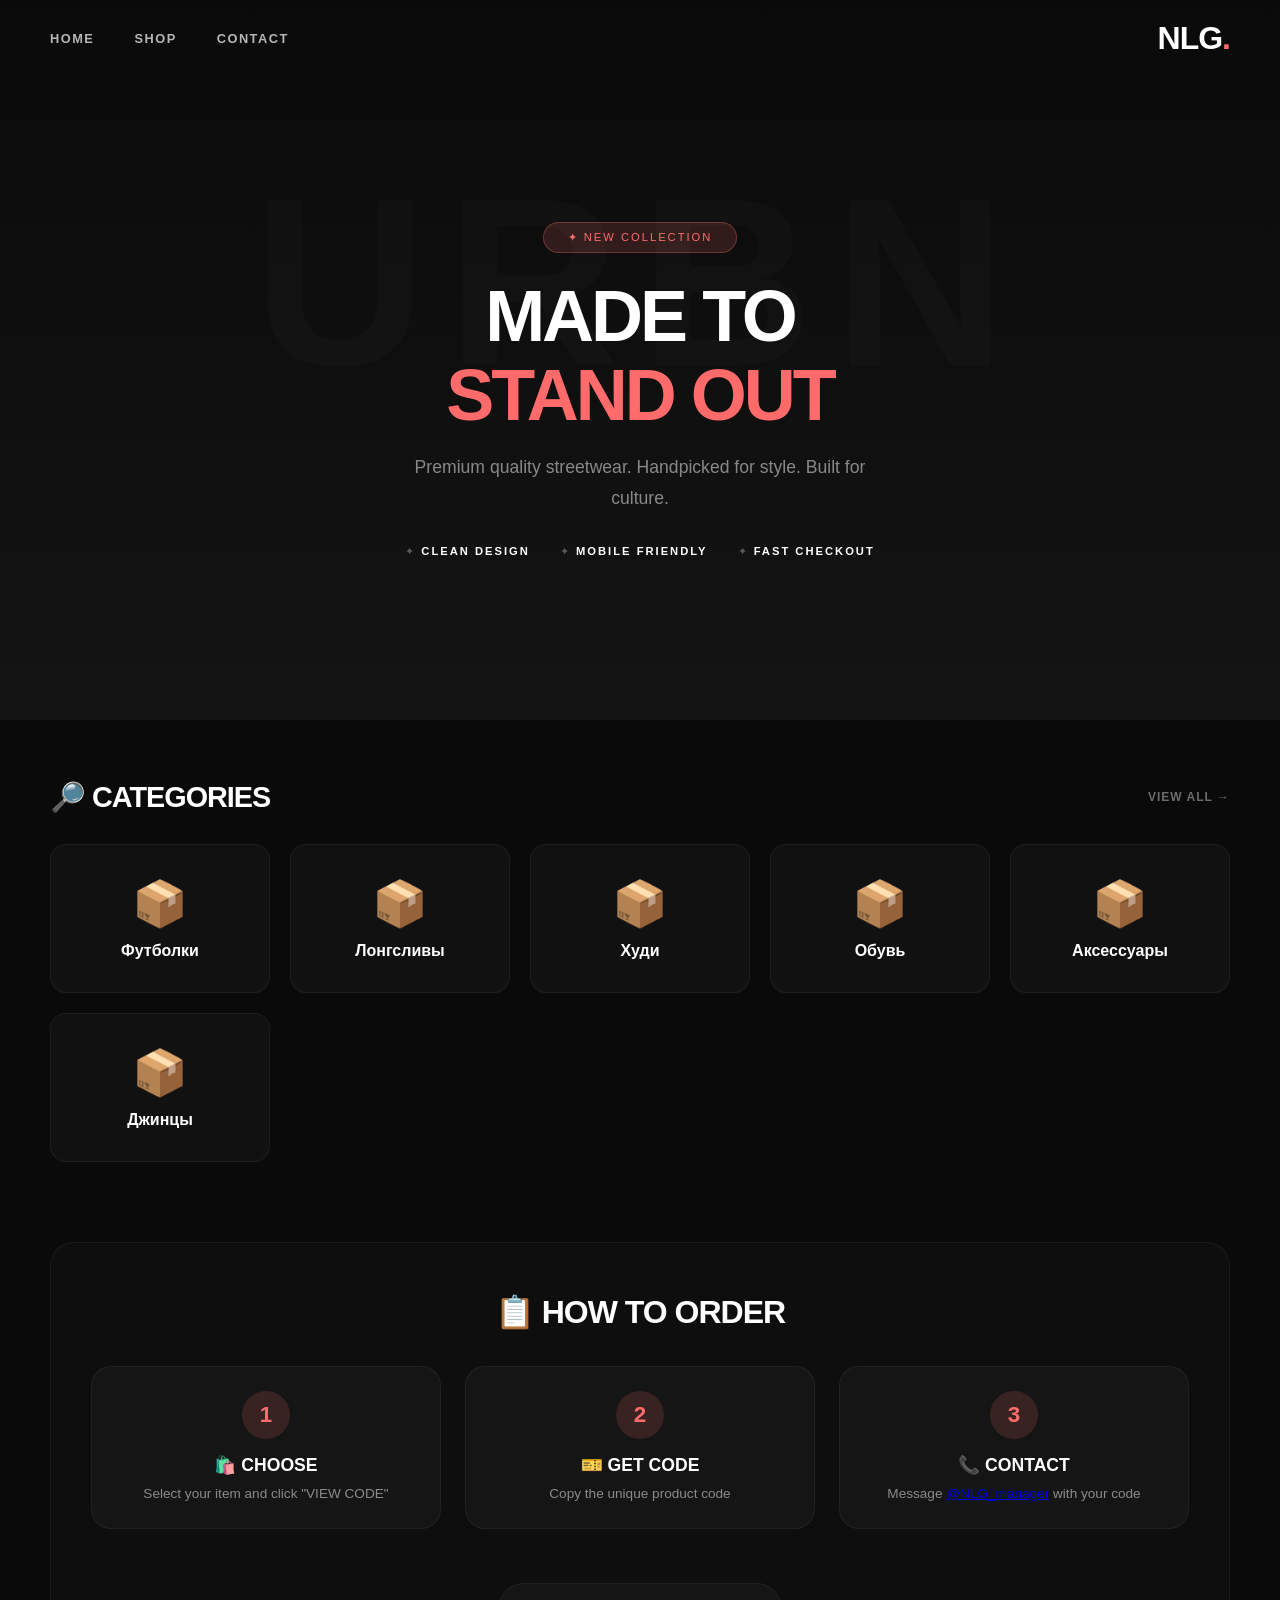
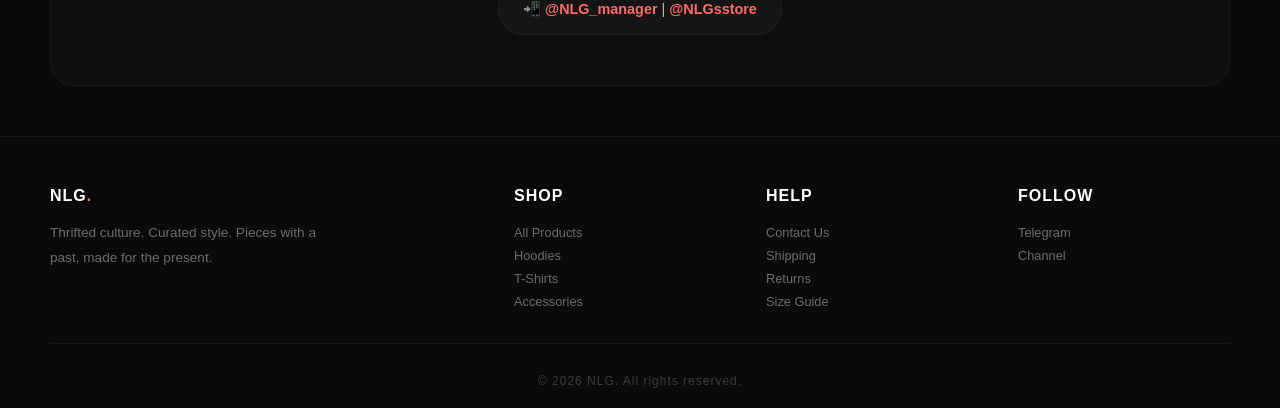
<file: index.html>
<!DOCTYPE html>
<html lang="ru">
<head>
    <meta charset="UTF-8" />
    <meta name="viewport" content="width=device-width, initial-scale=1.0, user-scalable=yes" />
    <title>NLG || store</title>
    <link rel="stylesheet" href="style.css" />
</head>
<body>

    <header class="header">
        <div class="burger" id="burgerBtn">
            <span></span><span></span><span></span>
        </div>
        <nav class="nav-links">
            <a href="#" id="homeLink">HOME</a>
            <a href="#" id="catalogLink">SHOP</a>
            <a href="#" id="contactsMenuLink">CONTACT</a>
        </nav>
        <div class="logo">NLG<span>.</span></div>
    </header>

    <nav class="side-menu" id="sideMenu">
        <a href="#" id="homeLinkMobile">🏠 HOME</a>
        <a href="#" id="catalogLinkMobile">📦 SHOP</a>
        <a href="#" id="contactsMenuLinkMobile">📞 CONTACT</a>
        <div class="menu-text">
            <p>✨ NLG || store</p>
            <p>⚡ Товары высокого качества</p>
            <small>© 2026</small>
        </div>
    </nav>
    <div class="overlay" id="overlayMenu"></div>

    <main id="mainContent"></main>

    <div id="orderInstructionsContainer" style="display: block;"></div>

    <footer>
        <div class="footer-content">
            <div class="footer-col">
                <h4>NLG<span>.</span></h4>
                <p>Thrifted culture. Curated style. Pieces with a past, made for the present.</p>
            </div>
            <div class="footer-col">
                <h4>SHOP</h4>
                <a href="#" id="footerCatalog">All Products</a>
                <a href="#">Hoodies</a>
                <a href="#">T-Shirts</a>
                <a href="#">Accessories</a>
            </div>
            <div class="footer-col">
                <h4>HELP</h4>
                <a href="#" id="footerContacts">Contact Us</a>
                <a href="#">Shipping</a>
                <a href="#">Returns</a>
                <a href="#">Size Guide</a>
            </div>
            <div class="footer-col">
                <h4>FOLLOW</h4>
                <a href="https://t.me/NLG_manager" target="_blank">Telegram</a>
                <a href="https://t.me/NLGsstore" target="_blank">Channel</a>
            </div>
        </div>
        <div class="footer-bottom">
            <span>© 2026 NLG. All rights reserved.</span>
        </div>
    </footer>

    <div id="contactsModal" class="contacts-modal">
        <div class="contacts-card">
            <button class="close-contacts" id="closeContactsBtn">✕</button>
            <h2>CONTACT US</h2>
            <div class="contact-detail">
                <div class="contact-icon">📱</div>
                <div class="contact-info">
                    <div class="contact-label">Telegram</div>
                    <div class="contact-value">@NLG_manager</div>
                </div>
            </div>
            <div class="contact-detail">
                <div class="contact-icon">✉️</div>
                <div class="contact-info">
                    <div class="contact-label">Channel</div>
                    <div class="contact-value">@NLGsstore</div>
                </div>
            </div>
            <a href="https://t.me/NLG_manager" target="_blank" class="contacts-telegram-btn">MESSAGE US</a>
        </div>
    </div>

    <div class="sync-notice" id="syncNotice">✅ Сохранено</div>

    <div id="productCodeModal" class="product-code-modal">
        <div class="product-code-card">
            <button class="close-code-btn" id="closeCodeBtn">✕</button>
            <div class="code-icon">🎫</div>
            <h2>YOUR CODE</h2>
            <div class="code-display" id="productCodeDisplay">XXXX-XXXX-XXXX</div>
            <div class="product-info" id="productInfoDisplay">Товар: 0 ₽</div>
            <button class="copy-code-btn" id="copyCodeBtn">📋 COPY CODE</button>
            <div class="code-hint">💡 Send this code to @NLG_manager on Telegram</div>
        </div>
    </div>

    <script src="scriptt.js"></script>
</body>
</html>
</file>
<file: style.css>
* {
    margin: 0;
    padding: 0;
    box-sizing: border-box;
}

@import url('https://fonts.googleapis.com/css2?family=Inter:wght@300;400;600;700;800;900&display=swap');

body {
    background: #0a0a0a;
    font-family: 'Inter', Arial, sans-serif;
    color: #ffffff;
}

/* ---------- АНИМАЦИИ ---------- */
@keyframes fadeInUp {
    from { opacity: 0; transform: translateY(40px); }
    to { opacity: 1; transform: translateY(0); }
}
@keyframes fadeInScale {
    from { opacity: 0; transform: scale(0.9); }
    to { opacity: 1; transform: scale(1); }
}
@keyframes slideInRight {
    from { opacity: 0; transform: translateX(50px); }
    to { opacity: 1; transform: translateX(0); }
}
@keyframes float {
    0%, 100% { transform: translateY(0px); }
    50% { transform: translateY(-10px); }
}
@keyframes glowPulse {
    0%, 100% { box-shadow: 0 0 20px rgba(255, 107, 107, 0.2); }
    50% { box-shadow: 0 0 40px rgba(255, 107, 107, 0.4); }
}

/* ---------- ШАПКА С МЕНЮ СЛЕВА И ЛОГОТИПОМ СПРАВА ---------- */
.header {
    position: fixed;
    top: 0;
    left: 0;
    width: 100%;
    padding: 20px 50px;
    background: transparent;
    z-index: 100;
    display: flex;
    align-items: center;
    transition: all 0.3s ease;
}

.header.scrolled {
    background: rgba(10, 10, 10, 0.92);
    backdrop-filter: blur(12px);
    padding: 14px 50px;
    border-bottom: 1px solid rgba(255, 255, 255, 0.05);
}

/* БУРГЕР СЛЕВА (СКРЫТ НА ДЕСКТОПЕ) */
.header .burger {
    display: none;
    width: 30px;
    height: 24px;
    cursor: pointer;
    flex-direction: column;
    justify-content: space-between;
    z-index: 101;
    flex: 0 0 auto;
    margin-right: 20px;
}

.header .burger span {
    display: block;
    width: 100%;
    height: 2px;
    background: white;
    border-radius: 2px;
    transition: 0.3s;
}

/* МЕНЮ — ЗАНИМАЕТ ВСЕ СВОБОДНОЕ МЕСТО, ПРИЖАТО К ЛЕВОМУ КРАЮ */
.header .nav-links {
    display: flex;
    align-items: center;
    gap: 40px;
    flex: 1;
}

.header .nav-links a {
    color: rgba(255, 255, 255, 0.7);
    text-decoration: none;
    font-size: 0.8rem;
    font-weight: 600;
    letter-spacing: 1.5px;
    transition: 0.3s;
    position: relative;
}

.header .nav-links a::after {
    content: '';
    position: absolute;
    bottom: -4px;
    left: 0;
    width: 0;
    height: 2px;
    background: #ff6b6b;
    transition: 0.3s;
}

.header .nav-links a:hover::after {
    width: 100%;
}

.header .nav-links a:hover {
    color: white;
}

/* ЛОГОТИП СПРАВА */
.header .logo {
    font-size: 2rem;
    font-weight: 900;
    color: white;
    letter-spacing: -1px;
    flex: 0 0 auto;
    margin-left: 20px;
}
.header .logo span {
    color: #ff6b6b;
}

/* user-info скрыт */
.header .user-info {
    display: none;
}

/* ---------- БОКОВОЕ МЕНЮ ---------- */
.side-menu {
    position: fixed;
    top: 0;
    left: -320px;
    width: 300px;
    height: 100%;
    background: rgba(10, 10, 10, 0.98);
    backdrop-filter: blur(20px);
    z-index: 200;
    transition: left 0.4s cubic-bezier(0.4, 0, 0.2, 1);
    padding-top: 80px;
    display: flex;
    flex-direction: column;
    border-right: 1px solid rgba(255, 255, 255, 0.05);
}
.side-menu.open {
    left: 0;
}
.side-menu a {
    display: block;
    padding: 16px 30px;
    color: rgba(255, 255, 255, 0.7);
    text-decoration: none;
    font-size: 0.9rem;
    font-weight: 500;
    letter-spacing: 1px;
    border-bottom: 1px solid rgba(255, 255, 255, 0.05);
    transition: 0.3s;
}
.side-menu a:hover {
    background: rgba(255, 107, 107, 0.1);
    color: white;
    padding-left: 38px;
}
.menu-text {
    margin-top: auto;
    padding: 20px 30px;
    color: rgba(255, 255, 255, 0.3);
    font-size: 0.75rem;
    border-top: 1px solid rgba(255, 255, 255, 0.05);
}
.overlay {
    position: fixed;
    top: 0;
    left: 0;
    width: 100%;
    height: 100%;
    background: rgba(0, 0, 0, 0.6);
    z-index: 150;
    opacity: 0;
    visibility: hidden;
    transition: 0.3s;
}
.overlay.active {
    opacity: 1;
    visibility: visible;
}

/* ---------- ГЕРОЙ БЛОК ---------- */
.hero-section {
    margin-top: 0;
    padding: 140px 50px 80px;
    background: linear-gradient(180deg, #0a0a0a 0%, #141414 100%);
    text-align: center;
    position: relative;
    overflow: hidden;
    min-height: 80vh;
    display: flex;
    flex-direction: column;
    justify-content: center;
    align-items: center;
}
.hero-section::before {
    content: 'URBN';
    position: absolute;
    top: 20%;
    left: 50%;
    transform: translateX(-50%);
    font-size: 15rem;
    font-weight: 900;
    color: rgba(255, 255, 255, 0.02);
    letter-spacing: 20px;
    pointer-events: none;
}
.hero-section .hero-badge {
    display: inline-block;
    background: rgba(255, 107, 107, 0.15);
    border: 1px solid rgba(255, 107, 107, 0.3);
    padding: 8px 24px;
    border-radius: 30px;
    font-size: 0.7rem;
    color: #ff6b6b;
    letter-spacing: 2px;
    text-transform: uppercase;
    margin-bottom: 24px;
    animation: fadeInUp 0.8s ease;
}
.hero-section h1 {
    font-size: 4.5rem;
    font-weight: 900;
    letter-spacing: -3px;
    margin-bottom: 16px;
    animation: fadeInUp 0.8s ease 0.1s both;
    line-height: 1.1;
}
.hero-section h1 span {
    color: #ff6b6b;
}
.hero-section p {
    font-size: 1.1rem;
    color: rgba(255, 255, 255, 0.5);
    max-width: 500px;
    margin: 0 auto 30px;
    line-height: 1.8;
    animation: fadeInUp 0.8s ease 0.2s both;
}
.hero-section .hero-tags {
    display: flex;
    gap: 30px;
    flex-wrap: wrap;
    justify-content: center;
    animation: fadeInUp 0.8s ease 0.3s both;
}
.hero-section .hero-tags span {
    color: rgba(255, 255, 255, 0.3);
    font-size: 0.7rem;
    letter-spacing: 2px;
    text-transform: uppercase;
}
.hero-section .hero-tags span strong {
    color: white;
}

/* ---------- КАТАЛОГ ---------- */
.catalog {
    padding: 60px 50px 80px;
    background: #0a0a0a;
}

.section-title {
    font-size: 1.8rem;
    font-weight: 800;
    margin-bottom: 30px;
    letter-spacing: -1px;
    display: flex;
    align-items: center;
    justify-content: space-between;
}
.section-title .view-all {
    font-size: 0.75rem;
    font-weight: 600;
    color: rgba(255, 255, 255, 0.4);
    cursor: pointer;
    transition: 0.3s;
    letter-spacing: 1px;
    text-transform: uppercase;
}
.section-title .view-all:hover {
    color: #ff6b6b;
}

.categories-grid {
    display: grid;
    grid-template-columns: repeat(auto-fill, minmax(220px, 1fr));
    gap: 20px;
    animation: fadeInUp 0.6s ease;
}

.category-card {
    background: rgba(255, 255, 255, 0.03);
    border-radius: 16px;
    padding: 32px 20px;
    text-align: center;
    cursor: pointer;
    transition: all 0.4s cubic-bezier(0.4, 0, 0.2, 1);
    border: 1px solid rgba(255, 255, 255, 0.05);
}
.category-card:hover {
    transform: translateY(-8px);
    background: rgba(255, 107, 107, 0.05);
    border-color: rgba(255, 107, 107, 0.3);
    box-shadow: 0 20px 50px rgba(0, 0, 0, 0.4);
}
.category-card:active {
    transform: scale(0.97);
}
.category-icon {
    font-size: 2.8rem;
    margin-bottom: 12px;
    display: block;
}
.category-name {
    font-weight: 700;
    font-size: 1rem;
    color: white;
}

/* ---------- КАРТОЧКА ТОВАРА ---------- */
.product-card {
    background: rgba(255, 255, 255, 0.03);
    border-radius: 16px;
    padding: 20px;
    transition: all 0.4s cubic-bezier(0.4, 0, 0.2, 1);
    border: 1px solid rgba(255, 255, 255, 0.05);
    animation: fadeInScale 0.6s ease;
}
.product-card:hover {
    transform: translateY(-8px);
    background: rgba(255, 255, 255, 0.06);
    border-color: rgba(255, 107, 107, 0.2);
    box-shadow: 0 20px 50px rgba(0, 0, 0, 0.4);
}
.product-card .image-wrapper {
    aspect-ratio: 1;
    border-radius: 12px;
    margin-bottom: 16px;
    overflow: hidden;
    background: rgba(255, 255, 255, 0.05);
}
.product-card .image-wrapper img {
    width: 100%;
    height: 100%;
    object-fit: cover;
    transition: 0.6s cubic-bezier(0.4, 0, 0.2, 1);
}
.product-card:hover .image-wrapper img {
    transform: scale(1.08);
}
.product-name {
    font-weight: 700;
    font-size: 0.95rem;
    margin: 10px 0 4px;
    color: white;
}
.product-price {
    font-weight: 700;
    font-size: 1.1rem;
    color: #ff6b6b;
    margin-bottom: 14px;
}
.view-code-btn {
    background: rgba(255, 107, 107, 0.15);
    border: 1px solid rgba(255, 107, 107, 0.3);
    padding: 12px 20px;
    border-radius: 30px;
    font-weight: 600;
    cursor: pointer;
    transition: all 0.3s;
    color: white;
    width: 100%;
    font-size: 0.85rem;
}
.view-code-btn:hover {
    background: #ff6b6b;
    border-color: #ff6b6b;
    transform: scale(1.02);
}
.view-code-btn:active {
    transform: scale(0.97);
}

.back-btn {
    background: rgba(255, 255, 255, 0.05);
    border: 1px solid rgba(255, 255, 255, 0.1);
    font-size: 1.2rem;
    width: 44px;
    height: 44px;
    border-radius: 50%;
    cursor: pointer;
    color: white;
    transition: 0.3s;
    margin-bottom: 20px;
}
.back-btn:hover {
    background: rgba(255, 107, 107, 0.2);
    border-color: #ff6b6b;
    transform: rotate(-90deg);
}

/* ---------- ИНСТРУКЦИЯ ---------- */
.order-steps {
    background: rgba(255, 255, 255, 0.02);
    border-radius: 24px;
    margin: 0 50px 50px;
    padding: 50px 40px;
    border: 1px solid rgba(255, 255, 255, 0.05);
}
.steps-title {
    font-size: 2rem;
    font-weight: 800;
    color: white;
    text-align: center;
    margin-bottom: 35px;
    letter-spacing: -1px;
}
.steps-container {
    display: flex;
    flex-wrap: wrap;
    justify-content: center;
    gap: 24px;
}
.step-card {
    background: rgba(255, 255, 255, 0.03);
    border-radius: 20px;
    padding: 24px 20px;
    flex: 1;
    min-width: 160px;
    text-align: center;
    transition: all 0.4s cubic-bezier(0.4, 0, 0.2, 1);
    border: 1px solid rgba(255, 255, 255, 0.05);
}
.step-card:hover {
    transform: translateY(-6px);
    border-color: rgba(255, 107, 107, 0.2);
    background: rgba(255, 255, 255, 0.05);
}
.step-number {
    width: 48px;
    height: 48px;
    background: rgba(255, 107, 107, 0.15);
    color: #ff6b6b;
    font-size: 1.4rem;
    font-weight: 800;
    border-radius: 50%;
    display: flex;
    align-items: center;
    justify-content: center;
    margin: 0 auto 16px auto;
    transition: 0.3s;
}
.step-card:hover .step-number {
    background: #ff6b6b;
    color: white;
    transform: scale(1.1);
}
.step-title {
    font-size: 1.1rem;
    font-weight: 700;
    color: white;
    margin-bottom: 8px;
}
.step-desc {
    font-size: 0.85rem;
    color: rgba(255, 255, 255, 0.5);
    line-height: 1.5;
}
.bot-contact {
    margin-top: 30px;
    text-align: center;
    background: rgba(255, 255, 255, 0.03);
    padding: 16px 24px;
    border-radius: 60px;
    display: inline-block;
    width: auto;
    margin-left: auto;
    margin-right: auto;
    border: 1px solid rgba(255, 255, 255, 0.05);
}
.bot-contact span {
    color: rgba(255, 255, 255, 0.7);
    font-weight: 500;
    font-size: 0.9rem;
}
.bot-contact a {
    color: #ff6b6b;
    text-decoration: none;
    font-weight: 600;
}
.bot-contact a:hover {
    text-decoration: underline;
}

/* ---------- ПОДВАЛ ---------- */
footer {
    background: #0a0a0a;
    border-top: 1px solid rgba(255, 255, 255, 0.05);
    padding: 50px 50px 20px;
}
.footer-content {
    display: grid;
    grid-template-columns: 2fr 1fr 1fr 1fr;
    gap: 40px;
    max-width: 1200px;
    margin: 0 auto;
}
.footer-col h4 {
    font-size: 1rem;
    font-weight: 700;
    margin-bottom: 16px;
    color: white;
    letter-spacing: 1px;
}
.footer-col h4 span {
    color: #ff6b6b;
}
.footer-col p {
    color: rgba(255, 255, 255, 0.4);
    font-size: 0.85rem;
    line-height: 1.8;
    max-width: 280px;
}
.footer-col a {
    display: block;
    color: rgba(255, 255, 255, 0.4);
    text-decoration: none;
    font-size: 0.8rem;
    padding: 4px 0;
    transition: 0.3s;
}
.footer-col a:hover {
    color: #ff6b6b;
    padding-left: 4px;
}
.footer-bottom {
    text-align: center;
    padding-top: 30px;
    margin-top: 30px;
    border-top: 1px solid rgba(255, 255, 255, 0.05);
    color: rgba(255, 255, 255, 0.2);
    font-size: 0.75rem;
    letter-spacing: 1px;
}

/* ---------- МОДАЛКА КОНТАКТОВ ---------- */
.contacts-modal {
    position: fixed;
    top: 0;
    left: 0;
    width: 100%;
    height: 100%;
    background: rgba(0, 0, 0, 0.8);
    backdrop-filter: blur(12px);
    z-index: 300;
    display: flex;
    align-items: center;
    justify-content: center;
    opacity: 0;
    visibility: hidden;
    transition: 0.3s;
}
.contacts-modal.active {
    opacity: 1;
    visibility: visible;
}
.contacts-card {
    background: #141414;
    width: 90%;
    max-width: 440px;
    border-radius: 24px;
    padding: 35px 30px 30px;
    text-align: center;
    transform: scale(0.9);
    transition: 0.3s cubic-bezier(0.4, 0, 0.2, 1);
    position: relative;
    border: 1px solid rgba(255, 255, 255, 0.05);
}
.contacts-modal.active .contacts-card {
    transform: scale(1);
}
.contacts-card h2 {
    font-size: 1.6rem;
    font-weight: 800;
    color: white;
    margin-bottom: 20px;
    letter-spacing: -1px;
}
.close-contacts {
    position: absolute;
    top: 16px;
    right: 20px;
    background: none;
    border: none;
    font-size: 1.4rem;
    cursor: pointer;
    color: rgba(255, 255, 255, 0.3);
    transition: 0.3s;
}
.close-contacts:hover {
    color: #ff6b6b;
    transform: rotate(90deg);
}
.contact-detail {
    background: rgba(255, 255, 255, 0.03);
    border-radius: 16px;
    padding: 14px 18px;
    margin: 12px 0;
    display: flex;
    align-items: center;
    gap: 14px;
    border: 1px solid rgba(255, 255, 255, 0.05);
}
.contact-icon {
    font-size: 24px;
}
.contact-info {
    text-align: left;
    flex: 1;
}
.contact-label {
    font-size: 0.65rem;
    color: rgba(255, 255, 255, 0.3);
    text-transform: uppercase;
    letter-spacing: 1px;
}
.contact-value {
    color: white;
    font-weight: 600;
}
.contacts-telegram-btn {
    display: inline-block;
    margin-top: 18px;
    background: #ff6b6b;
    color: #0a0a0a;
    padding: 14px 30px;
    border-radius: 30px;
    text-decoration: none;
    font-weight: 700;
    transition: 0.3s;
    letter-spacing: 1px;
    font-size: 0.85rem;
}
.contacts-telegram-btn:hover {
    transform: scale(1.03);
    box-shadow: 0 8px 30px rgba(255, 107, 107, 0.3);
}

/* ---------- МОДАЛКА КОДА ---------- */
.product-code-modal {
    position: fixed;
    top: 0;
    left: 0;
    width: 100%;
    height: 100%;
    background: rgba(0, 0, 0, 0.85);
    backdrop-filter: blur(16px);
    z-index: 500;
    display: flex;
    align-items: center;
    justify-content: center;
    opacity: 0;
    visibility: hidden;
    transition: 0.3s;
}
.product-code-modal.active {
    opacity: 1;
    visibility: visible;
}
.product-code-card {
    background: #141414;
    width: 90%;
    max-width: 420px;
    border-radius: 24px;
    padding: 35px 30px 30px;
    text-align: center;
    transform: scale(0.9) rotate(-2deg);
    transition: 0.4s cubic-bezier(0.34, 1.56, 0.64, 1);
    position: relative;
    border: 1px solid rgba(255, 255, 255, 0.05);
}
.product-code-modal.active .product-code-card {
    transform: scale(1) rotate(0deg);
}
.close-code-btn {
    position: absolute;
    top: 16px;
    right: 20px;
    background: none;
    border: none;
    font-size: 1.4rem;
    cursor: pointer;
    color: rgba(255, 255, 255, 0.3);
    transition: 0.3s;
}
.close-code-btn:hover {
    color: #ff6b6b;
    transform: rotate(90deg);
}
.code-icon {
    font-size: 3.5rem;
    margin-bottom: 8px;
}
.product-code-card h2 {
    font-size: 1.5rem;
    font-weight: 800;
    color: white;
    margin-bottom: 12px;
    letter-spacing: -1px;
}
.code-display {
    font-size: 2rem;
    font-weight: 800;
    font-family: 'Courier New', monospace;
    color: #ff6b6b;
    background: rgba(255, 255, 255, 0.03);
    padding: 20px;
    border-radius: 14px;
    letter-spacing: 4px;
    margin: 12px 0;
    border: 1px solid rgba(255, 107, 107, 0.2);
}
.product-info {
    color: rgba(255, 255, 255, 0.5);
    font-size: 0.95rem;
    margin-bottom: 16px;
}
.copy-code-btn {
    background: #ff6b6b;
    color: #0a0a0a;
    border: none;
    font-weight: 700;
    padding: 14px 30px;
    border-radius: 30px;
    cursor: pointer;
    transition: 0.3s;
    font-size: 0.85rem;
    width: 100%;
    letter-spacing: 1px;
}
.copy-code-btn:hover {
    transform: scale(1.02);
    box-shadow: 0 8px 30px rgba(255, 107, 107, 0.3);
}
.copy-code-btn:active {
    transform: scale(0.97);
}
.code-hint {
    color: rgba(255, 255, 255, 0.3);
    font-size: 0.75rem;
    margin-top: 14px;
    padding-top: 14px;
    border-top: 1px solid rgba(255, 255, 255, 0.05);
}

/* ---------- УВЕДОМЛЕНИЕ ---------- */
.sync-notice {
    position: fixed;
    bottom: 30px;
    left: 50%;
    transform: translateX(-50%) translateY(20px);
    background: rgba(255, 107, 107, 0.9);
    color: #0a0a0a;
    padding: 12px 24px;
    border-radius: 30px;
    font-size: 0.85rem;
    font-weight: 600;
    opacity: 0;
    transition: 0.4s cubic-bezier(0.4, 0, 0.2, 1);
    pointer-events: none;
    z-index: 100;
    box-shadow: 0 8px 30px rgba(255, 107, 107, 0.3);
}
.sync-notice.show {
    opacity: 1;
    transform: translateX(-50%) translateY(0);
}

/* ---------- АДАПТИВ ---------- */
@media (max-width: 992px) {
    .footer-content {
        grid-template-columns: 1fr 1fr;
        gap: 30px;
    }
    .hero-section h1 {
        font-size: 3.5rem;
    }
    .hero-section::before {
        font-size: 10rem;
    }
}

@media (max-width: 768px) {
    .header {
        padding: 16px 20px;
        justify-content: space-between;
    }
    .header.scrolled {
        padding: 12px 20px;
    }
    
    .header .burger {
        display: flex;
        margin-right: 0;
    }
    
    .header .nav-links {
        display: none;
    }
    
    .header .logo {
        flex: 1;
        text-align: center;
        font-size: 1.5rem;
        margin-left: 0;
    }
    
    .hero-section {
        padding: 120px 20px 60px;
        min-height: 70vh;
    }
    .hero-section h1 {
        font-size: 2.5rem;
        letter-spacing: -2px;
    }
    .hero-section::before {
        font-size: 6rem;
        letter-spacing: 10px;
    }
    .hero-section .hero-tags {
        gap: 16px;
    }
    .catalog {
        padding: 40px 16px 60px;
    }
    .categories-grid {
        grid-template-columns: repeat(auto-fill, minmax(160px, 1fr));
        gap: 14px;
    }
    .order-steps {
        margin: 0 16px 30px;
        padding: 30px 16px;
    }
    .steps-title {
        font-size: 1.4rem;
    }
    .step-card {
        min-width: 130px;
        padding: 18px 14px;
    }
    .footer-content {
        grid-template-columns: 1fr;
        gap: 24px;
        text-align: center;
    }
    .footer-col p {
        max-width: 100%;
    }
    footer {
        padding: 30px 20px 16px;
    }
    .section-title {
        font-size: 1.4rem;
    }
    .product-code-card {
        padding: 25px 20px;
    }
    .code-display {
        font-size: 1.4rem;
        padding: 14px;
        letter-spacing: 2px;
    }
    .contacts-card {
        padding: 28px 20px 24px;
    }
}

@media (max-width: 480px) {
    .categories-grid {
        grid-template-columns: repeat(2, 1fr);
        gap: 12px;
    }
    .category-card {
        padding: 20px 12px;
    }
    .category-icon {
        font-size: 2rem;
    }
    .product-card {
        padding: 14px;
    }
    .hero-section h1 {
        font-size: 2rem;
    }
}
</file>
